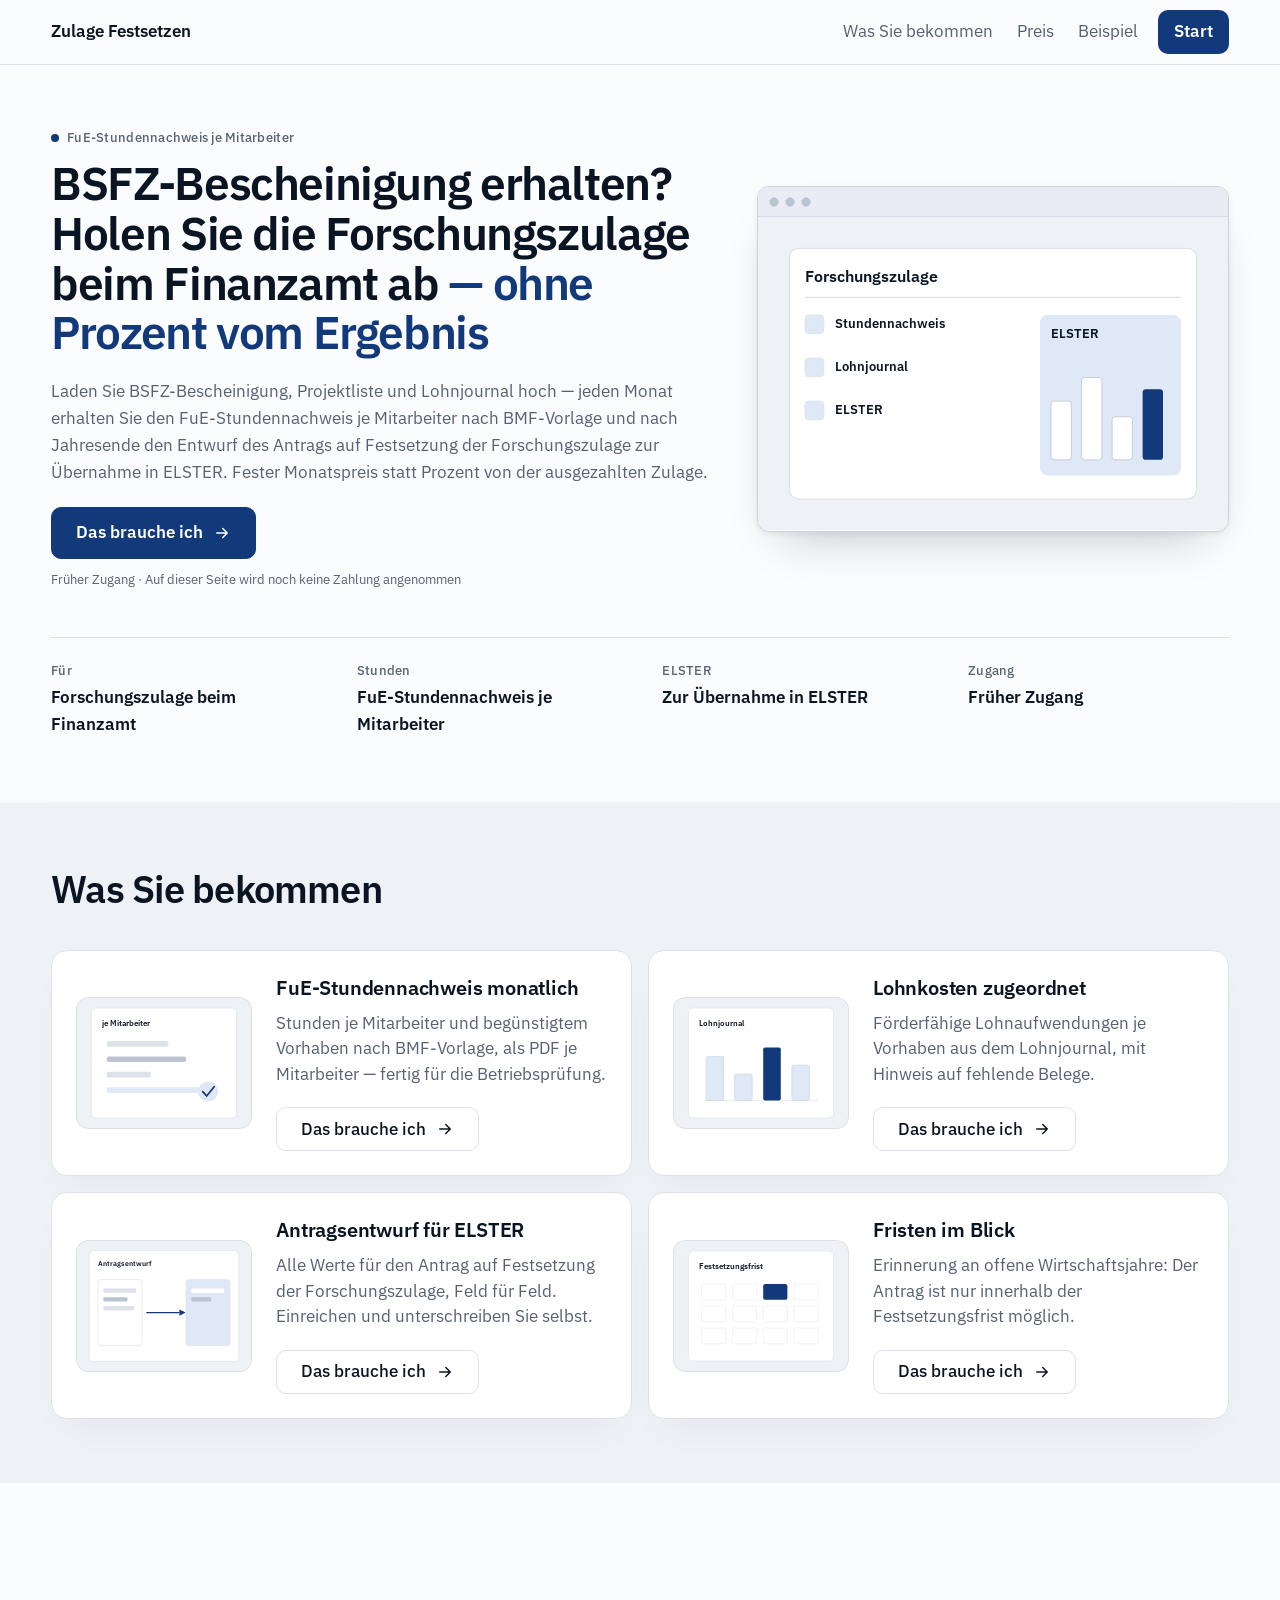
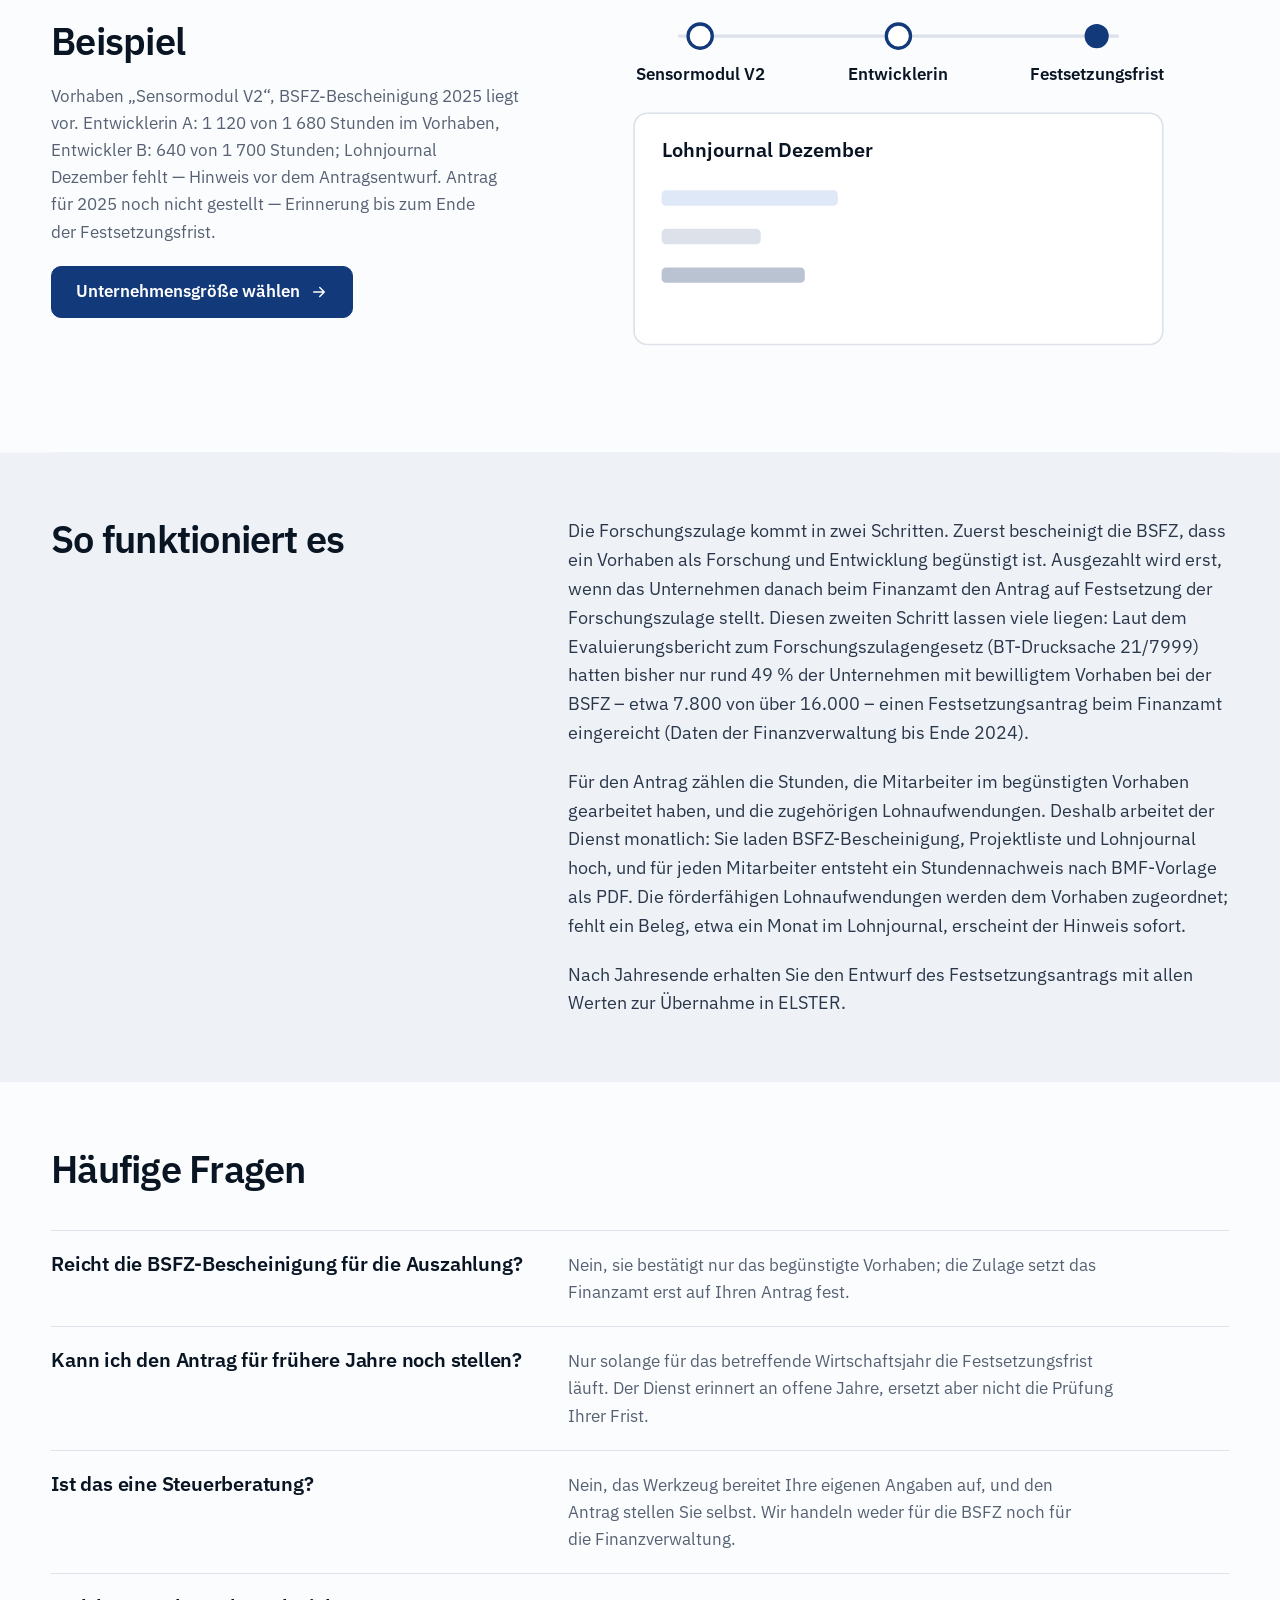
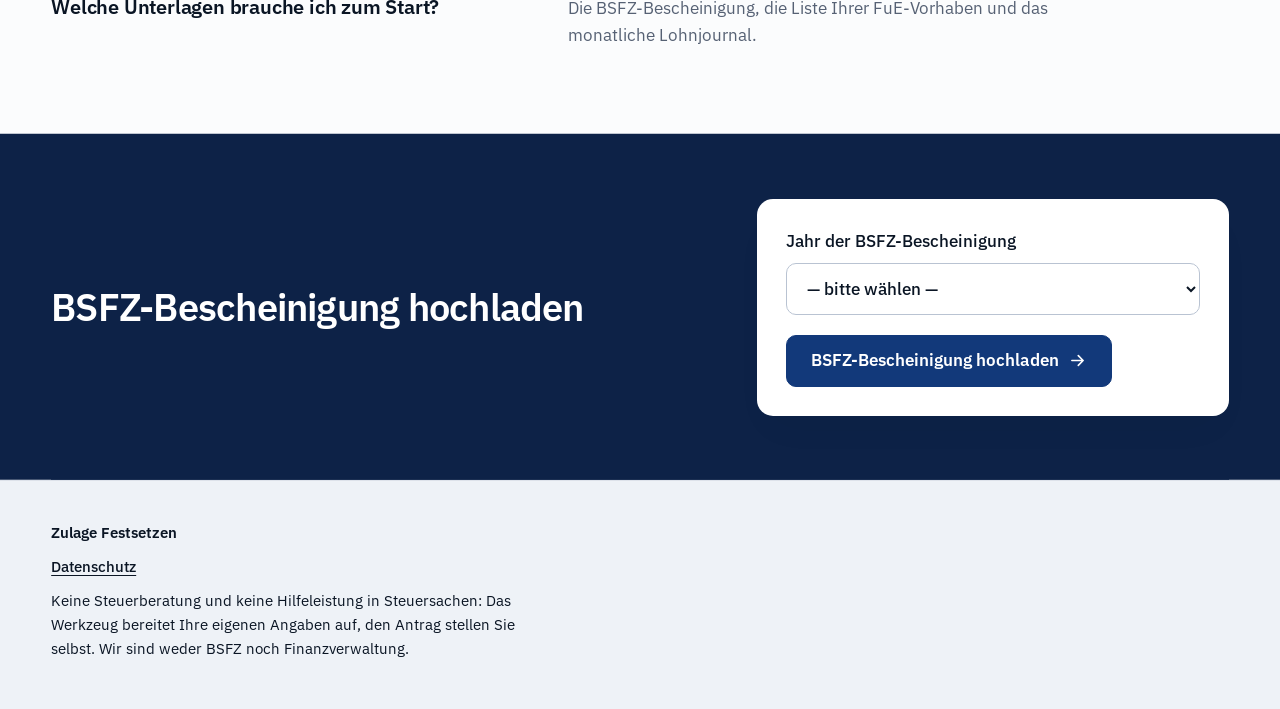
<file: index.html>
<!doctype html>
<html lang="de">
<head>
<meta charset="utf-8">
<!-- Google Tag Manager -->
<script>(function(w,d,s,l,i){w[l]=w[l]||[];w[l].push({'gtm.start':
new Date().getTime(),event:'gtm.js'});var f=d.getElementsByTagName(s)[0],
j=d.createElement(s),dl=l!='dataLayer'?'&l='+l:'';j.async=true;j.src=
'https://www.googletagmanager.com/gtm.js?id='+i+dl;f.parentNode.insertBefore(j,f);
})(window,document,'script','dataLayer','GTM-N2ZVHWW8');</script>
<!-- End Google Tag Manager -->
<meta name="viewport" content="width=device-width,initial-scale=1">
<link rel="canonical" href="https://forschungszulage.dokuwell.com/">
<title>Forschungszulage: FuE-Stundennachweis und Antrag</title>
<meta name="description" content="BSFZ-Bescheinigung liegt vor? Monatlicher FuE-Stundennachweis je Mitarbeiter und Entwurf des Festsetzungsantrags für ELSTER, zum Festpreis.">
<link rel="icon" href="favicon.svg">
<link rel="stylesheet" href="style.css">
<link rel="preconnect" href="https://fonts.googleapis.com">
<link rel="preconnect" href="https://fonts.gstatic.com" crossorigin>
<link rel="stylesheet" href="https://fonts.googleapis.com/css2?family=IBM+Plex+Sans:wght@400;500;600&display=swap">
<link rel="stylesheet" href="variant.css">
<script src="smoke.js" defer></script>
<!-- faq-jsonld:start -->
<script type="application/ld+json">
{
 "@context": "https://schema.org",
 "@type": "FAQPage",
 "mainEntity": [
  {
   "@type": "Question",
   "name": "Reicht die BSFZ-Bescheinigung für die Auszahlung?",
   "acceptedAnswer": {
    "@type": "Answer",
    "text": "Nein, sie bestätigt nur das begünstigte Vorhaben; die Zulage setzt das Finanzamt erst auf Ihren Antrag fest."
   }
  },
  {
   "@type": "Question",
   "name": "Kann ich den Antrag für frühere Jahre noch stellen?",
   "acceptedAnswer": {
    "@type": "Answer",
    "text": "Nur solange für das betreffende Wirtschaftsjahr die Festsetzungsfrist läuft. Der Dienst erinnert an offene Jahre, ersetzt aber nicht die Prüfung Ihrer Frist."
   }
  },
  {
   "@type": "Question",
   "name": "Ist das eine Steuerberatung?",
   "acceptedAnswer": {
    "@type": "Answer",
    "text": "Nein, das Werkzeug bereitet Ihre eigenen Angaben auf, und den Antrag stellen Sie selbst. Wir handeln weder für die BSFZ noch für die Finanzverwaltung."
   }
  },
  {
   "@type": "Question",
   "name": "Welche Unterlagen brauche ich zum Start?",
   "acceptedAnswer": {
    "@type": "Answer",
    "text": "Die BSFZ-Bescheinigung, die Liste Ihrer FuE-Vorhaben und das monatliche Lohnjournal."
   }
  }
 ]
}
</script>
<!-- faq-jsonld:end -->
</head>
<body>
<!-- Google Tag Manager (noscript) -->
<noscript><iframe src="https://www.googletagmanager.com/ns.html?id=GTM-N2ZVHWW8"
height="0" width="0" style="display:none;visibility:hidden"></iframe></noscript>
<!-- End Google Tag Manager (noscript) -->

<header><div class="shell">
  <a class="home" href="index.html" data-ev="click_logo_home">Zulage Festsetzen</a>
  <nav><a href="#was" data-ev="click_nav_was">Was Sie bekommen</a><a href="price.html" data-ev="click_nav_preis">Preis</a><a href="#beispiel" data-ev="click_nav_beispiel">Beispiel</a><a href="#start" data-ev="click_nav_start">Start</a></nav>
</div></header>

<main class="shell">
  <section class="split">
    <div class="stack">
      <p class="meta rise"><span class="dot"></span> FuE-Stundennachweis je Mitarbeiter</p>
      <h1 class="rise" style="--i:1" data-len="xlong">BSFZ-Bescheinigung erhalten? Holen Sie die Forschungszulage beim Finanzamt ab&nbsp;<span class="soft">— ohne Prozent vom Ergebnis</span></h1>
      <p class="rise" style="--i:2">Laden Sie BSFZ-Bescheinigung, Projektliste und Lohnjournal hoch — jeden Monat erhalten Sie den FuE-Stundennachweis je Mitarbeiter nach BMF-Vorlage und nach Jahresende den Entwurf des Antrags auf Festsetzung der Forschungszulage zur Übernahme in ELSTER. Fester Monatspreis statt Prozent von der ausgezahlten Zulage.</p>
      <a class="button rise" style="--i:3" href="price.html" data-ev="cta_click">Das brauche ich</a>
      <p class="meta rise" style="--i:4">Früher Zugang · Auf dieser Seite wird noch keine Zahlung angenommen</p>
    </div>
    <figure class="window rise" style="--i:2"><svg aria-hidden="true" focusable="false" class="shot" xmlns="http://www.w3.org/2000/svg" viewBox="0 0 1200 800"><rect width="1200" height="800" fill="#eef2f7" /><rect x="80" y="80" width="1040" height="640" rx="24" fill="#ffffff" stroke="#dde2ea" stroke-width="3" /><text x="120" y="165" font-size="40" font-weight="600" fill="#0a1524">Forschungszulage</text><line x1="120" y1="205" x2="1080" y2="205" stroke="#dde2ea" stroke-width="3" /><rect x="120" y="250" width="48" height="48" rx="10" fill="#dfe8f7" stroke="#dde2ea" stroke-width="2" /><text x="196" y="284" font-size="32" font-weight="600" fill="#0a1524">Stundennachweis</text><rect x="120" y="360" width="48" height="48" rx="10" fill="#dfe8f7" stroke="#dde2ea" stroke-width="2" /><text x="196" y="394" font-size="32" font-weight="600" fill="#0a1524">Lohnjournal</text><rect x="120" y="470" width="48" height="48" rx="10" fill="#dfe8f7" stroke="#dde2ea" stroke-width="2" /><text x="196" y="504" font-size="32" font-weight="600" fill="#0a1524">ELSTER</text><rect x="720" y="250" width="360" height="410" rx="20" fill="#dfe8f7" /><text x="748" y="310" font-size="32" font-weight="600" fill="#0a1524">ELSTER</text><rect x="748" y="470" width="52" height="150" rx="8" fill="#ffffff" stroke="#b9c3d2" stroke-width="2" /><rect x="826" y="410" width="52" height="210" rx="8" fill="#ffffff" stroke="#b9c3d2" stroke-width="2" /><rect x="904" y="510" width="52" height="110" rx="8" fill="#ffffff" stroke="#b9c3d2" stroke-width="2" /><rect x="982" y="440" width="52" height="180" rx="8" fill="#12397a" /></svg></figure>
    <dl class="facts">
      <div><dt>Für</dt><dd>Forschungszulage beim Finanzamt</dd></div>
      <div><dt>Stunden</dt><dd>FuE-Stundennachweis je Mitarbeiter</dd></div>
      <div><dt>ELSTER</dt><dd>Zur Übernahme in ELSTER</dd></div>
      <div><dt>Zugang</dt><dd>Früher Zugang</dd></div>
    </dl>
  </section>

  <section id="was" data-view="features_view">
    <div class="stack"><h2>Was Sie bekommen</h2></div>
    <div class="bento">
      <article class="tile stack reveal">
        <div class="art"><svg aria-hidden="true" focusable="false" xmlns="http://www.w3.org/2000/svg" viewBox="0 0 800 600"><rect width="800" height="600" fill="#eef2f7" /><rect x="70" y="50" width="660" height="500" rx="22" fill="#ffffff" stroke="#dde2ea" stroke-width="3" /><text x="120" y="130" font-size="36" font-weight="600" fill="#0a1524">je Mitarbeiter</text><rect x="140" y="200" width="280" height="26" rx="8" fill="#dde2ea" /><rect x="140" y="270" width="360" height="26" rx="8" fill="#b9c3d2" /><rect x="140" y="340" width="200" height="26" rx="8" fill="#dde2ea" /><rect x="140" y="410" width="420" height="26" rx="8" fill="#dfe8f7" /><circle cx="600" cy="430" r="46" fill="#dfe8f7" /><polyline points="576,430 594,450 628,408" fill="none" stroke="#12397a" stroke-width="8" stroke-linecap="round" /></svg></div>
        <h3>FuE-Stundennachweis monatlich</h3><p>Stunden je Mitarbeiter und begünstigtem Vorhaben nach BMF-Vorlage, als PDF je Mitarbeiter — fertig für die Betriebsprüfung.</p>
        <a class="button quiet" href="price.html" data-ev="feature_stundennachweis">Das brauche ich</a>
      </article>
      <article class="tile stack reveal">
        <div class="art"><svg aria-hidden="true" focusable="false" xmlns="http://www.w3.org/2000/svg" viewBox="0 0 800 600"><rect width="800" height="600" fill="#eef2f7" /><rect x="70" y="50" width="660" height="500" rx="22" fill="#ffffff" stroke="#dde2ea" stroke-width="3" /><text x="120" y="130" font-size="36" font-weight="600" fill="#0a1524">Lohnjournal</text><line x1="140" y1="470" x2="660" y2="470" stroke="#dde2ea" stroke-width="3" /><rect x="150" y="270" width="80" height="200" rx="8" fill="#dfe8f7" stroke="#b9c3d2" stroke-width="2" /><rect x="280" y="350" width="80" height="120" rx="8" fill="#dfe8f7" stroke="#b9c3d2" stroke-width="2" /><rect x="410" y="230" width="80" height="240" rx="8" fill="#12397a" /><rect x="540" y="310" width="80" height="160" rx="8" fill="#dfe8f7" stroke="#b9c3d2" stroke-width="2" /></svg></div>
        <h3>Lohnkosten zugeordnet</h3><p>Förderfähige Lohnaufwendungen je Vorhaben aus dem Lohnjournal, mit Hinweis auf fehlende Belege.</p>
        <a class="button quiet" href="price.html" data-ev="feature_lohnkosten">Das brauche ich</a>
      </article>
      <article class="tile stack reveal">
        <div class="art"><svg aria-hidden="true" focusable="false" xmlns="http://www.w3.org/2000/svg" viewBox="0 0 800 600"><rect width="800" height="600" fill="#eef2f7" /><rect x="60" y="48" width="680" height="504" rx="22" fill="#ffffff" stroke="#dde2ea" stroke-width="3" /><text x="100" y="120" font-size="32" font-weight="600" fill="#0a1524">Antragsentwurf</text><rect x="100" y="180" width="200" height="300" rx="14" fill="#ffffff" stroke="#dde2ea" stroke-width="3" /><rect x="500" y="180" width="200" height="300" rx="14" fill="#dfe8f7" stroke="#dde2ea" stroke-width="3" /><path d="M320 330 H470" fill="none" stroke="#12397a" stroke-width="6" /><polygon points="470,316 498,330 470,344" fill="#12397a" /><rect x="124" y="220" width="150" height="20" rx="6" fill="#dde2ea" /><rect x="124" y="260" width="110" height="20" rx="6" fill="#b9c3d2" /><rect x="124" y="300" width="140" height="20" rx="6" fill="#dde2ea" /><rect x="524" y="220" width="150" height="20" rx="6" fill="#ffffff" /><rect x="524" y="260" width="90" height="20" rx="6" fill="#b9c3d2" /></svg></div>
        <h3>Antragsentwurf für ELSTER</h3><p>Alle Werte für den Antrag auf Festsetzung der Forschungszulage, Feld für Feld. Einreichen und unterschreiben Sie selbst.</p>
        <a class="button quiet" href="price.html" data-ev="feature_antrag">Das brauche ich</a>
      </article>
      <article class="tile stack reveal">
        <div class="art"><svg aria-hidden="true" focusable="false" xmlns="http://www.w3.org/2000/svg" viewBox="0 0 800 600"><rect width="800" height="600" fill="#eef2f7" /><rect x="70" y="50" width="660" height="500" rx="22" fill="#ffffff" stroke="#dde2ea" stroke-width="3" /><text x="120" y="130" font-size="36" font-weight="600" fill="#0a1524">Festsetzungsfrist</text><rect x="130" y="200" width="110" height="72" rx="10" fill="#ffffff" stroke="#dde2ea" stroke-width="2" /><rect x="270" y="200" width="110" height="72" rx="10" fill="#ffffff" stroke="#dde2ea" stroke-width="2" /><rect x="410" y="200" width="110" height="72" rx="10" fill="#12397a" /><rect x="550" y="200" width="110" height="72" rx="10" fill="#ffffff" stroke="#dde2ea" stroke-width="2" /><rect x="130" y="300" width="110" height="72" rx="10" fill="#ffffff" stroke="#dde2ea" stroke-width="2" /><rect x="270" y="300" width="110" height="72" rx="10" fill="#ffffff" stroke="#dde2ea" stroke-width="2" /><rect x="410" y="300" width="110" height="72" rx="10" fill="#ffffff" stroke="#dde2ea" stroke-width="2" /><rect x="550" y="300" width="110" height="72" rx="10" fill="#ffffff" stroke="#dde2ea" stroke-width="2" /><rect x="130" y="400" width="110" height="72" rx="10" fill="#ffffff" stroke="#dde2ea" stroke-width="2" /><rect x="270" y="400" width="110" height="72" rx="10" fill="#ffffff" stroke="#dde2ea" stroke-width="2" /><rect x="410" y="400" width="110" height="72" rx="10" fill="#ffffff" stroke="#dde2ea" stroke-width="2" /><rect x="550" y="400" width="110" height="72" rx="10" fill="#ffffff" stroke="#dde2ea" stroke-width="2" /></svg></div>
        <h3>Fristen im Blick</h3><p>Erinnerung an offene Wirtschaftsjahre: Der Antrag ist nur innerhalb der Festsetzungsfrist möglich.</p>
        <a class="button quiet" href="price.html" data-ev="feature_fristen">Das brauche ich</a>
      </article>
    </div>
  </section>

  <section id="beispiel" data-view="example_view" class="split flip">
    <div class="stack">
      <h2>Beispiel</h2>
      <p>Vorhaben „Sensormodul V2“, BSFZ-Bescheinigung 2025 liegt vor. Entwicklerin A: 1 120 von 1 680 Stunden im Vorhaben, Entwickler B: 640 von 1 700 Stunden; Lohnjournal Dezember fehlt — Hinweis vor dem Antragsentwurf. Antrag für 2025 noch nicht gestellt — Erinnerung bis zum Ende der Festsetzungsfrist.</p>
    <a class="button" href="price.html" data-ev="click_cta_after_example">Unternehmensgröße wählen</a>
    </div>
<svg aria-hidden="true" focusable="false" class="shot reveal" xmlns="http://www.w3.org/2000/svg" viewBox="0 0 1200 800"><rect width="1200" height="800" fill="#eef2f7" /><line x1="200" y1="160" x2="1000" y2="160" stroke="#dde2ea" stroke-width="6" /><circle cx="240" cy="160" r="22" fill="#ffffff" stroke="#12397a" stroke-width="6" /><text x="240" y="240" font-size="30" font-weight="600" fill="#0a1524" text-anchor="middle">Sensormodul V2</text><circle cx="600" cy="160" r="22" fill="#ffffff" stroke="#12397a" stroke-width="6" /><text x="600" y="240" font-size="30" font-weight="600" fill="#0a1524" text-anchor="middle">Entwicklerin</text><circle cx="960" cy="160" r="22" fill="#12397a" /><text x="960" y="240" font-size="30" font-weight="600" fill="#0a1524" text-anchor="middle">Festsetzungsfrist</text><rect x="120" y="300" width="960" height="420" rx="24" fill="#ffffff" stroke="#dde2ea" stroke-width="3" /><text x="170" y="380" font-size="36" font-weight="600" fill="#0a1524">Lohnjournal Dezember</text><rect x="170" y="440" width="320" height="28" rx="8" fill="#dfe8f7" /><rect x="170" y="510" width="180" height="28" rx="8" fill="#dde2ea" /><rect x="170" y="580" width="260" height="28" rx="8" fill="#b9c3d2" /></svg>
  </section>
<!-- seo-tekst:start -->
  <section id="opis" class="split flip">
    <div class="stack"><h2>So funktioniert es</h2></div>
    <div class="stack">
      <p>Die Forschungszulage kommt in zwei Schritten. Zuerst bescheinigt die BSFZ, dass ein Vorhaben als Forschung und Entwicklung begünstigt ist. Ausgezahlt wird erst, wenn das Unternehmen danach beim Finanzamt den Antrag auf Festsetzung der Forschungszulage stellt. Diesen zweiten Schritt lassen viele liegen: Laut dem Evaluierungsbericht zum Forschungszulagengesetz (BT-Drucksache 21/7999) hatten bisher nur rund 49 % der Unternehmen mit bewilligtem Vorhaben bei der BSFZ – etwa 7.800 von über 16.000 – einen Festsetzungsantrag beim Finanzamt eingereicht (Daten der Finanzverwaltung bis Ende 2024).</p>
    <p>Für den Antrag zählen die Stunden, die Mitarbeiter im begünstigten Vorhaben gearbeitet haben, und die zugehörigen Lohnaufwendungen. Deshalb arbeitet der Dienst monatlich: Sie laden BSFZ-Bescheinigung, Projektliste und Lohnjournal hoch, und für jeden Mitarbeiter entsteht ein Stundennachweis nach BMF-Vorlage als PDF. Die förderfähigen Lohnaufwendungen werden dem Vorhaben zugeordnet; fehlt ein Beleg, etwa ein Monat im Lohnjournal, erscheint der Hinweis sofort.</p>
    <p>Nach Jahresende erhalten Sie den Entwurf des Festsetzungsantrags mit allen Werten zur Übernahme in ELSTER.</p>
    </div>
  </section>
  <section id="faq">
    <div class="stack"><h2>Häufige Fragen</h2></div>
    <div class="rows">
      <div class="split flip"><h3>Reicht die BSFZ-Bescheinigung für die Auszahlung?</h3><p>Nein, sie bestätigt nur das begünstigte Vorhaben; die Zulage setzt das Finanzamt erst auf Ihren Antrag fest.</p></div>
      <div class="split flip"><h3>Kann ich den Antrag für frühere Jahre noch stellen?</h3><p>Nur solange für das betreffende Wirtschaftsjahr die Festsetzungsfrist läuft. Der Dienst erinnert an offene Jahre, ersetzt aber nicht die Prüfung Ihrer Frist.</p></div>
      <div class="split flip"><h3>Ist das eine Steuerberatung?</h3><p>Nein, das Werkzeug bereitet Ihre eigenen Angaben auf, und den Antrag stellen Sie selbst. Wir handeln weder für die BSFZ noch für die Finanzverwaltung.</p></div>
      <div class="split flip"><h3>Welche Unterlagen brauche ich zum Start?</h3><p>Die BSFZ-Bescheinigung, die Liste Ihrer FuE-Vorhaben und das monatliche Lohnjournal.</p></div>
    </div>
  </section>
<!-- seo-tekst:end -->
  <section id="start" data-view="start_view" class="split">
    <div class="stack">
      <h2>BSFZ-Bescheinigung hochladen</h2>
    </div>
    <div class="tile stack">
      <label>Jahr der BSFZ-Bescheinigung<select data-ev-focus="form_start"><option value="">— bitte wählen —</option><option>2021</option><option>2022</option><option>2023</option><option>2024</option><option>2025</option></select></label>
      <a class="button" href="price.html" data-ev="form_submit_click">BSFZ-Bescheinigung hochladen</a>
    </div>
  </section>
</main>

<footer><div class="shell">
  <p><b>Zulage Festsetzen</b></p>
  <p><a href="datenschutz.html" data-ev="click_legal_privacy">Datenschutz</a></p>
  <p>Keine Steuerberatung und keine Hilfeleistung in Steuersachen: Das Werkzeug bereitet Ihre eigenen Angaben auf, den Antrag stellen Sie selbst. Wir sind weder BSFZ noch Finanzverwaltung.</p>
</div></footer>

</body>
</html>
</file>
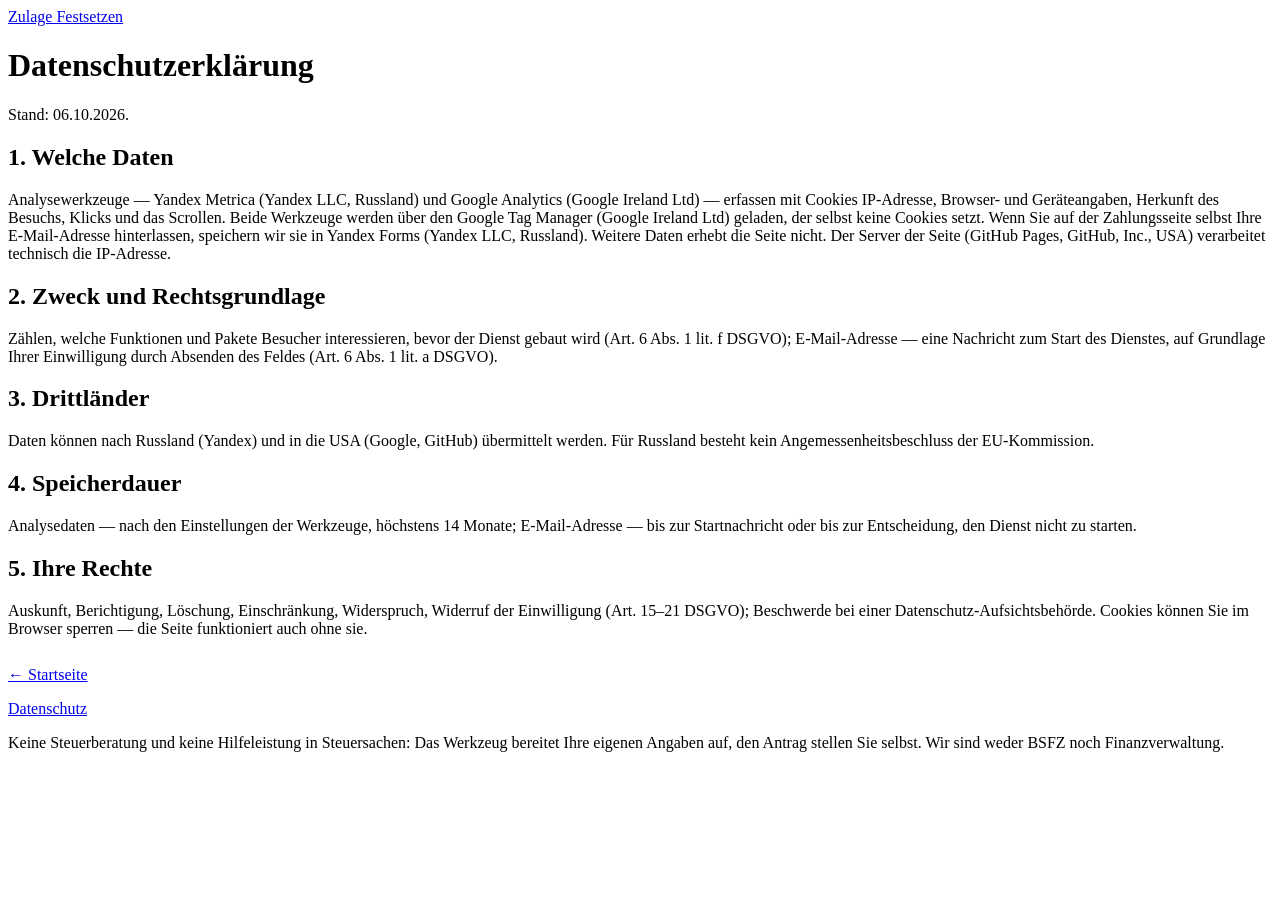
<file: datenschutz.html>
<!doctype html>
<html lang="de">
<head>
<meta charset="utf-8">
<!-- Google Tag Manager -->
<script>(function(w,d,s,l,i){w[l]=w[l]||[];w[l].push({'gtm.start':
new Date().getTime(),event:'gtm.js'});var f=d.getElementsByTagName(s)[0],
j=d.createElement(s),dl=l!='dataLayer'?'&l='+l:'';j.async=true;j.src=
'https://www.googletagmanager.com/gtm.js?id='+i+dl;f.parentNode.insertBefore(j,f);
})(window,document,'script','dataLayer','GTM-N2ZVHWW8');</script>
<!-- End Google Tag Manager -->
<meta name="viewport" content="width=device-width,initial-scale=1">
<link rel="canonical" href="https://forschungszulage.dokuwell.com/datenschutz.html">
<title>Zulage Festsetzen — Datenschutzerklärung</title>
<meta name="description" content="Zulage Festsetzen: welche Daten die Seite erhebt, wozu, wohin sie gehen, wie lange sie bleiben und Ihre Rechte.">
<link rel="icon" href="favicon.svg">
<link rel="stylesheet" href="style.css">
<script src="smoke.js" defer></script>
</head>
<body>
<!-- Google Tag Manager (noscript) -->
<noscript><iframe src="https://www.googletagmanager.com/ns.html?id=GTM-N2ZVHWW8"
height="0" width="0" style="display:none;visibility:hidden"></iframe></noscript>
<!-- End Google Tag Manager (noscript) -->
<header class="site"><div class="wrap bar">
  <a class="brand" href="index.html" data-ev="click_logo_home"><span class="mark"></span>Zulage Festsetzen</a>
</div></header>
<main class="page"><div class="wrap narrow doc">
  <h1>Datenschutzerklärung</h1>
  <p class="lead">Stand: 06.10.2026.</p>
  <h2>1. Welche Daten</h2>
  <p>Analysewerkzeuge — Yandex Metrica (Yandex LLC, Russland) und Google Analytics (Google Ireland Ltd) — erfassen mit Cookies IP-Adresse, Browser- und Geräteangaben, Herkunft des Besuchs, Klicks und das Scrollen. Beide Werkzeuge werden über den Google Tag Manager (Google Ireland Ltd) geladen, der selbst keine Cookies setzt. Wenn Sie auf der Zahlungsseite selbst Ihre E-Mail-Adresse hinterlassen, speichern wir sie in Yandex Forms (Yandex LLC, Russland). Weitere Daten erhebt die Seite nicht. Der Server der Seite (GitHub Pages, GitHub, Inc., USA) verarbeitet technisch die IP-Adresse.</p>
  <h2>2. Zweck und Rechtsgrundlage</h2>
  <p>Zählen, welche Funktionen und Pakete Besucher interessieren, bevor der Dienst gebaut wird (Art. 6 Abs. 1 lit. f DSGVO); E-Mail-Adresse — eine Nachricht zum Start des Dienstes, auf Grundlage Ihrer Einwilligung durch Absenden des Feldes (Art. 6 Abs. 1 lit. a DSGVO).</p>
  <h2>3. Drittländer</h2>
  <p>Daten können nach Russland (Yandex) und in die USA (Google, GitHub) übermittelt werden. Für Russland besteht kein Angemessenheitsbeschluss der EU-Kommission.</p>
  <h2>4. Speicherdauer</h2>
  <p>Analysedaten — nach den Einstellungen der Werkzeuge, höchstens 14 Monate; E-Mail-Adresse — bis zur Startnachricht oder bis zur Entscheidung, den Dienst nicht zu starten.</p>
  <h2>5. Ihre Rechte</h2>
  <p>Auskunft, Berichtigung, Löschung, Einschränkung, Widerspruch, Widerruf der Einwilligung (Art. 15–21 DSGVO); Beschwerde bei einer Datenschutz-Aufsichtsbehörde. Cookies können Sie im Browser sperren — die Seite funktioniert auch ohne sie.</p>
  <p style="margin-top:28px"><a href="index.html" data-ev="click_legal_back">&larr; Startseite</a></p>
</div></main>
<footer class="site-foot"><div class="wrap">
  <p style="margin:0"><a href="datenschutz.html" data-ev="click_legal_privacy">Datenschutz</a></p>
  <p class="muted">Keine Steuerberatung und keine Hilfeleistung in Steuersachen: Das Werkzeug bereitet Ihre eigenen Angaben auf, den Antrag stellen Sie selbst. Wir sind weder BSFZ noch Finanzverwaltung.</p>
</div></footer>
</body>
</html>
</file>
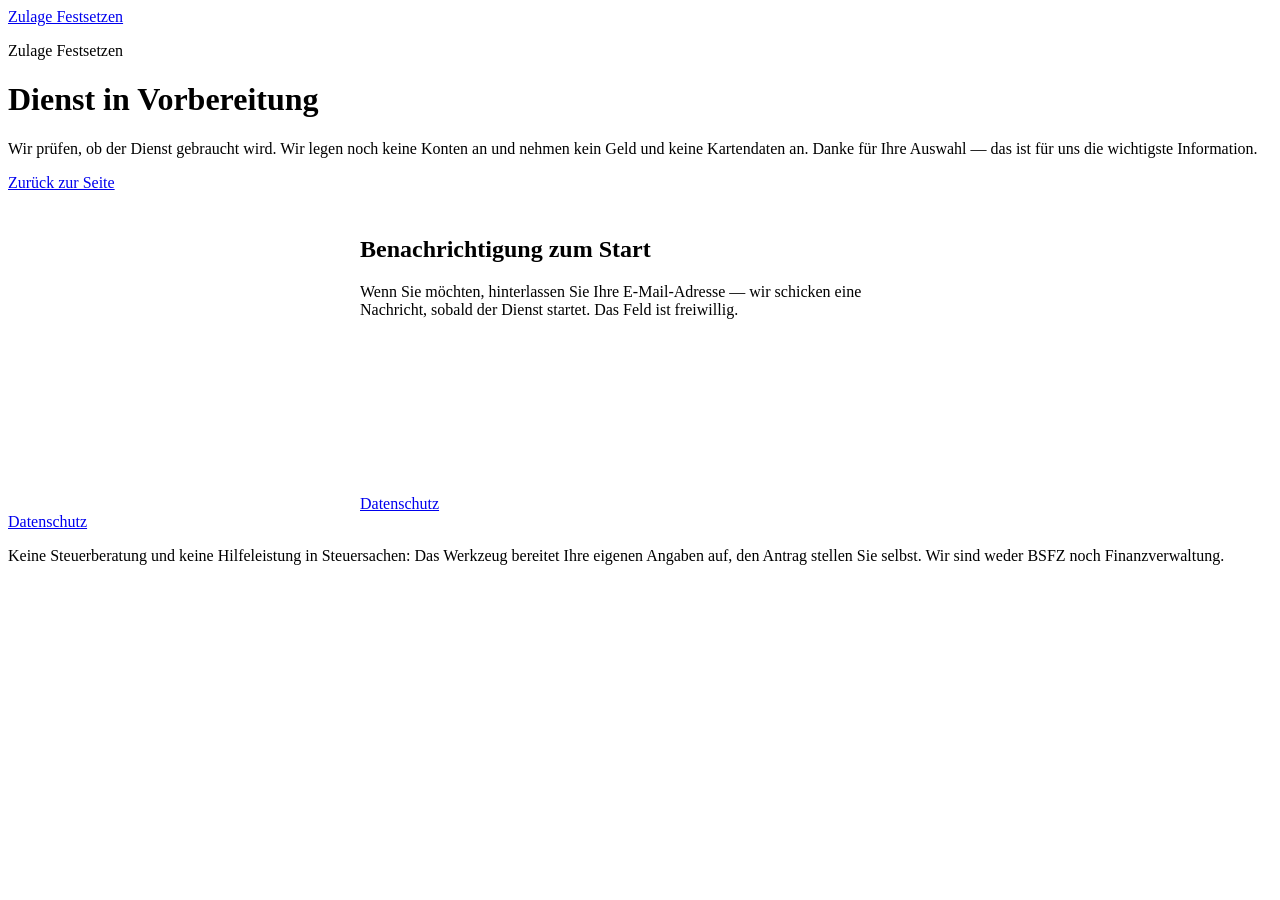
<file: pay.html>
<!doctype html>
<html lang="de">
<head>
<meta charset="utf-8">
<!-- Google Tag Manager -->
<script>(function(w,d,s,l,i){w[l]=w[l]||[];w[l].push({'gtm.start':
new Date().getTime(),event:'gtm.js'});var f=d.getElementsByTagName(s)[0],
j=d.createElement(s),dl=l!='dataLayer'?'&l='+l:'';j.async=true;j.src=
'https://www.googletagmanager.com/gtm.js?id='+i+dl;f.parentNode.insertBefore(j,f);
})(window,document,'script','dataLayer','GTM-N2ZVHWW8');</script>
<!-- End Google Tag Manager -->
<meta name="viewport" content="width=device-width,initial-scale=1">
<link rel="canonical" href="https://forschungszulage.dokuwell.com/pay.html">
<title>Zulage Festsetzen — Zahlung noch nicht möglich</title>
<meta name="robots" content="noindex,nofollow">
<link rel="icon" href="favicon.svg">
<link rel="stylesheet" href="style.css">
<script src="smoke.js" defer></script>
</head>
<body data-page="pay">
<!-- Google Tag Manager (noscript) -->
<noscript><iframe src="https://www.googletagmanager.com/ns.html?id=GTM-N2ZVHWW8"
height="0" width="0" style="display:none;visibility:hidden"></iframe></noscript>
<!-- End Google Tag Manager (noscript) -->
<header class="site"><div class="wrap bar">
  <a class="brand" href="index.html" data-ev="click_logo_home"><span class="mark"></span>Zulage Festsetzen</a>
</div></header>
<main class="page"><div class="wrap narrow center">
  <p class="eyebrow">Zulage Festsetzen</p>
  <h1>Dienst in Vorbereitung</h1>
  <p class="lead">Wir prüfen, ob der Dienst gebraucht wird. Wir legen noch keine Konten an und nehmen kein Geld und keine Kartendaten an. Danke für Ihre Auswahl — das ist für uns die wichtigste Information.</p>
  <p class="note" data-show="plan" hidden>Ihre Paketwahl wurde anonym gezählt, ohne Ihre Daten.</p>
  <p class="note" data-show="feature" hidden>Ihre Funktionswahl wurde anonym gezählt, ohne Ihre Daten.</p>
  <p class="note" data-show="intent" hidden>Ihre Anfrage wurde anonym gezählt, ohne Ihre Daten und Dokumente.</p>
  <div class="actions"><a class="btn primary" href="index.html" data-ev="click_back">Zurück zur Seite</a></div>
  <p class="note" data-show="sent" hidden>Danke — wir schreiben einmal, sobald der Dienst startet.</p>
  <div id="email-box" class="card" style="margin:44px auto 0;max-width:560px;text-align:left"><h2>Benachrichtigung zum Start</h2><p>Wenn Sie möchten, hinterlassen Sie Ihre E-Mail-Adresse — wir schicken eine Nachricht, sobald der Dienst startet. Das Feld ist freiwillig.</p><div data-form-slot></div><p class="note" style="margin:6px 0 0"><a href="datenschutz.html" data-ev="click_legal_privacy">Datenschutz</a></p></div>
</div></main>
<footer class="site-foot"><div class="wrap">
  <p style="margin:0"><a href="datenschutz.html" data-ev="click_legal_privacy">Datenschutz</a></p>
  <p class="muted">Keine Steuerberatung und keine Hilfeleistung in Steuersachen: Das Werkzeug bereitet Ihre eigenen Angaben auf, den Antrag stellen Sie selbst. Wir sind weder BSFZ noch Finanzverwaltung.</p>
</div></footer>
</body>
</html>
</file>
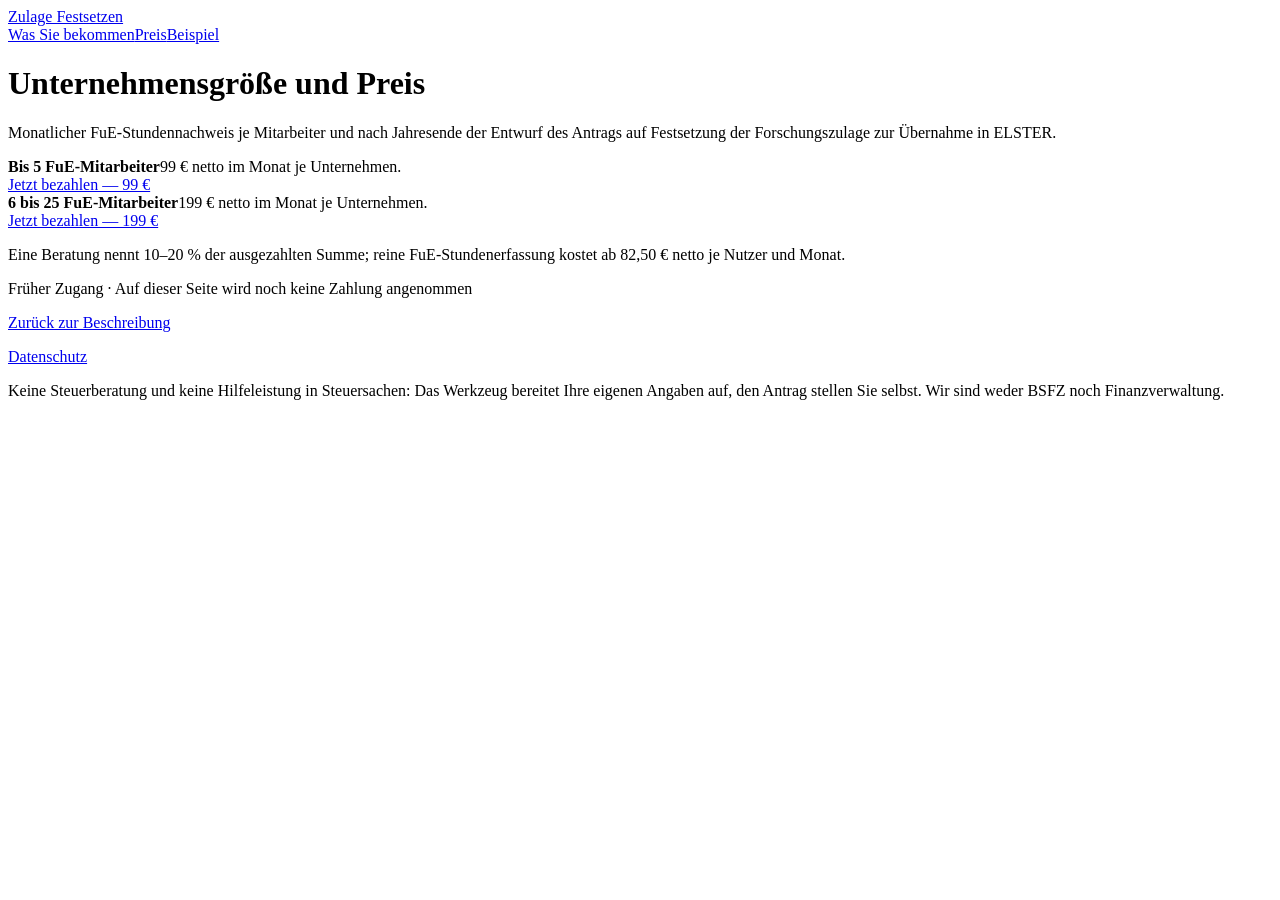
<file: price.html>
<!doctype html>
<html lang="de">
<head>
<meta charset="utf-8">
<!-- Google Tag Manager -->
<script>(function(w,d,s,l,i){w[l]=w[l]||[];w[l].push({'gtm.start':
new Date().getTime(),event:'gtm.js'});var f=d.getElementsByTagName(s)[0],
j=d.createElement(s),dl=l!='dataLayer'?'&l='+l:'';j.async=true;j.src=
'https://www.googletagmanager.com/gtm.js?id='+i+dl;f.parentNode.insertBefore(j,f);
})(window,document,'script','dataLayer','GTM-N2ZVHWW8');</script>
<!-- End Google Tag Manager -->
<meta name="viewport" content="width=device-width,initial-scale=1">
<link rel="canonical" href="https://forschungszulage.dokuwell.com/price.html">
<title>Preise — Forschungszulage festsetzen</title>
<meta name="description" content="Preis für den monatlichen FuE-Stundennachweis und den Entwurf des Antrags auf Festsetzung der Forschungszulage, nach Unternehmensgröße.">
<link rel="icon" href="favicon.svg">
<link rel="stylesheet" href="style.css">
<script src="smoke.js" defer></script>
<script>
  /* Preisseite geöffnet — price_view über die gemeinsame Ereignisfunktion von smoke.js (window.smokeTrack). */
  document.addEventListener("DOMContentLoaded", function () { if (window.smokeTrack) window.smokeTrack("price_view"); });
</script>
</head>
<body data-page="price">
<!-- Google Tag Manager (noscript) -->
<noscript><iframe src="https://www.googletagmanager.com/ns.html?id=GTM-N2ZVHWW8"
height="0" width="0" style="display:none;visibility:hidden"></iframe></noscript>
<!-- End Google Tag Manager (noscript) -->

<header><div class="wrap">
  <div class="logo"><a href="index.html" data-ev="click_logo_home">Zulage Festsetzen</a></div>
  <nav class="top"><a href="index.html#was" data-ev="click_nav_was">Was Sie bekommen</a><a href="price.html" data-ev="click_nav_preis">Preis</a><a href="index.html#beispiel" data-ev="click_nav_beispiel">Beispiel</a></nav>
</div></header>

<div class="wrap">
  <div class="hero">
    <h1>Unternehmensgröße und Preis</h1>
    <p class="sub">Monatlicher FuE-Stundennachweis je Mitarbeiter und nach Jahresende der Entwurf des Antrags auf Festsetzung der Forschungszulage zur Übernahme in ELSTER.</p>
  </div>

  <section id="preis">
    <div class="grid">
      <div class="card"><b>Bis 5 FuE-Mitarbeiter</b><span>99 € netto im Monat je Unternehmen.</span><br><a class="btn" href="pay.html?plan=bis_5" data-ev="payment_click click_pay_bis_5">Jetzt bezahlen — 99 €</a></div>
      <div class="card"><b>6 bis 25 FuE-Mitarbeiter</b><span>199 € netto im Monat je Unternehmen.</span><br><a class="btn" href="pay.html?plan=6_25" data-ev="payment_click click_pay_6_25">Jetzt bezahlen — 199 €</a></div>
    </div>
    <p class="cmp">Eine Beratung nennt 10–20 % der ausgezahlten Summe; reine FuE-Stundenerfassung kostet ab 82,50 € netto je Nutzer und Monat.</p>
    <p class="cta-note">Früher Zugang · Auf dieser Seite wird noch keine Zahlung angenommen</p>
    <div class="actions"><a class="btn" href="index.html" data-ev="click_back">Zurück zur Beschreibung</a></div>
  </section>
</div>

<footer><div class="wrap">
  <p><a href="datenschutz.html" data-ev="click_legal_privacy">Datenschutz</a></p>
  <p class="muted">Keine Steuerberatung und keine Hilfeleistung in Steuersachen: Das Werkzeug bereitet Ihre eigenen Angaben auf, den Antrag stellen Sie selbst. Wir sind weder BSFZ noch Finanzverwaltung.</p>
</div></footer>

</body>
</html>
</file>
<file: style.css>
/* Общая база смоков (СМ-23): стиль — один на все смоки, правит «Смоки» в super-romeo/smoki-base. */
@import url("https://super-romeo.github.io/smoki-base/v1/style.css");
</file>
<file: variant.css>
/* Final sample v13 — one layer (СМ-45): tokens in :root, then general rules.
   Owner's ten choices: layout 17 · IBM Plex Sans · navy palette · background 06 (grey bands, dark form band) ·
   shape 02 (medium radius) · cards 05 (2×2, picture on the side) · hero 07 (picture in a window frame) ·
   density 02 (compact) · header 07 (button in header, light-grey footer) · motion 04 (load cascade only).
   Four commands on top: polish (whole) · emil-design-eng (interaction layer, no image placeholder colour) ·
   mobile-native (safe areas, footer press) · typeset (measure, leading and tracking per role, fallback face). */

/* fallback with Plex metrics: the swap from Segoe UI / Arial does not reflow lines */
@font-face { font-family: "Plex Fallback"; src: local("Segoe UI"), local("Arial"); size-adjust: 101.7%; ascent-override: 100.8%; descent-override: 27%; line-gap-override: 0%; }

:root {
  /* colour — one blue accent; white text on it passes AA */
  --canvas: #fbfcfd;
  --surface: #ffffff;
  --ink: #0a1524;
  --steel: #566174;
  --line: #dde2ea;
  --line-strong: #b9c3d2;
  --accent: #12397a;
  --accent-hover: #0d2247;              /* the dark band colour, no new hue */
  --accent-wash: #dfe8f7;
  --focus: #2f6fd6;
  --band-grey: #eef2f7;
  --band-dark: #0d2247;
  --shadow: 0 20px 40px -15px rgba(0, 0, 0, .05);
  /* type — one family; the larger the type, the tighter tracking and leading */
  --font-sans: "IBM Plex Sans", "Plex Fallback", "Segoe UI", system-ui, sans-serif;
  --text-display: clamp(2.25rem, 5vw, 3.75rem);
  --text-h2: clamp(1.75rem, 3vw, 2.5rem);
  --text-h3: 1.25rem;
  --text-body: 1.0625rem;
  --text-meta: .8125rem;
  --tracking-display: -.03em;
  --tracking: -.02em;
  --tracking-h3: -.01em;
  --leading-display: 1.08;
  --leading-tight: 1.15;
  --leading-h3: 1.3;
  --leading-body: 1.6;                  /* 1.55 on phones */
  --leading-snug: 1.5;                  /* short measure in cards */
  --measure: 56ch;                      /* about 70 characters of Plex per line */
  --measure-lead: 41.5rem;               /* hero lead keeps two lines at 1280; rem, because ch on an animated element can resolve against the fallback face */
  /* space, shape */
  --max: 1400px;
  --gutter: clamp(1rem, 4vw, 4rem);
  --section: 4rem;                      /* 3rem on phones */
  --gap: clamp(1.5rem, 3.5vw, 3.5rem);
  --head-gap: clamp(1.75rem, 3vw, 2.5rem);
  --pad-card: 1.75rem;                  /* 1.5rem on phones */
  --radius-card: 1rem;
  --radius-inner: .75rem;
  --radius-control: .625rem;            /* fields, buttons, header links */
  --header-h: 65px;                     /* sticky header with its border; 57px on phones */
  /* motion — UI feedback under 300ms */
  --ease-out: cubic-bezier(.23, 1, .32, 1);
  --dur: .15s;                          /* hover, colour */
  --dur-press: .16s;
  --dur-rise: .5s;                      /* first-screen cascade item */
  --stagger: 60ms;
  --press: .97;
  --arrow: url("data:image/svg+xml,%3Csvg xmlns='http://www.w3.org/2000/svg' viewBox='0 0 24 24' fill='none' stroke='%23000' stroke-width='2' stroke-linecap='round' stroke-linejoin='round'%3E%3Cpath d='M5 12h14M13 6l6 6-6 6'/%3E%3C/svg%3E");
}
@media (max-width: 767px) {
  :root { --section: 3rem; --gap: max(2rem, 5vw); --pad-card: 1.5rem; --leading-body: 1.55; --header-h: 57px; }
}

/* base */
*, *::before, *::after { box-sizing: border-box; }
html { scroll-behavior: smooth; scroll-padding-top: var(--header-h); -webkit-text-size-adjust: 100%; text-size-adjust: 100%; }
body { margin: 0; background: var(--canvas); color: var(--ink); font: 400 var(--text-body)/var(--leading-body) var(--font-sans); -webkit-font-smoothing: antialiased; -moz-osx-font-smoothing: grayscale; text-rendering: optimizeLegibility; font-synthesis: none; }
h1, h2, h3 { margin: 0; color: var(--ink); font-weight: 600; letter-spacing: var(--tracking); line-height: var(--leading-tight); text-wrap: balance; }
h1 { font-size: var(--text-display); letter-spacing: var(--tracking-display); line-height: var(--leading-display); }
/* long headlines (German, Polish, Russian…): the page sets data-len on h1 — long: over 70 characters, xlong: over 100 */
h1[data-len="long"] { --text-display: clamp(2.125rem, 4vw, 3.125rem); }
h1[data-len="xlong"] { --text-display: clamp(2rem, 3.6vw, 2.875rem); }
h3, dd { hyphens: auto; hyphenate-limit-chars: 12 4 4; }   /* long words in narrow cards and facts; the headline is not hyphenated */
h2 { font-size: var(--text-h2); }
h3 { font-size: var(--text-h3); letter-spacing: var(--tracking-h3); line-height: var(--leading-h3); }
p { margin: 0; color: var(--steel); max-width: var(--measure); }
h1 + p { max-width: var(--measure-lead); }
p, dd { text-wrap: pretty; }
h1, h2, h3, p, dd { overflow-wrap: anywhere; }   /* anywhere, not break-word: it also shrinks the column's minimum width */
.tile p { hyphens: auto; }
b { font-weight: 600; color: var(--ink); }
a { color: inherit; text-decoration-thickness: from-font; text-underline-offset: .2em; }
img { max-width: 100%; -webkit-user-drag: none; }
::selection { background: var(--accent-wash); color: var(--ink); }
:focus-visible, select:focus { outline: 2px solid var(--focus); outline-offset: 3px; }
select:focus:not(:focus-visible) { outline: 0; }

/* layout */
.shell { max-width: var(--max); margin: 0 auto; padding: 0 max(var(--gutter), env(safe-area-inset-right, 0px)) 0 max(var(--gutter), env(safe-area-inset-left, 0px)); }
section { padding: var(--section) 0; border-top: 1px solid transparent; }   /* 1px seam between blocks */
main > section:first-child { border-top: 0; }
main > section:not(.split) > * + * { margin-top: var(--head-gap); }
.split { display: grid; grid-template-columns: var(--cols, minmax(0, 7fr) minmax(0, 5fr)); gap: 1.5rem var(--gap); }
.flip { --cols: minmax(0, 5fr) minmax(0, 7fr); }
.split:has(> .stack + p) { --cols: minmax(0, 1fr); row-gap: .625rem; }   /* a bare sub-line sits under its heading */
section.split > .stack:first-child { align-self: center; }                 /* the shorter side centres against the taller */
.stack { display: grid; gap: 1.25rem; align-content: start; justify-items: start; }
.split > *, .stack > *, .bento > * { min-width: 0; }   /* a long word must wrap inside its column, not widen it (rollout: German pages) */
.stack > .meta + :is(h1, h2) { margin-top: -.5rem; }                       /* eyebrow belongs to its heading */
.stack > h3 + p { margin-top: -.625rem; }                                  /* card title belongs to its text */
.bento { display: grid; grid-template-columns: repeat(2, minmax(0, 1fr)); gap: 1rem; }

/* block backgrounds: grey bands, one dark form band (full-bleed) */
main > section:has(> .bento), #opis { --band: var(--band-grey); }   /* cards block by structure: every page has its own id */
#start { --band: var(--band-dark); --ink: #ffffff; --steel: #c3cee2; --accent-wash: rgba(255, 255, 255, .12); --focus: #9dbcf5; color: var(--ink); }
main > section:has(> .bento), #opis, #start { background: var(--band); box-shadow: 0 0 0 100vmax var(--band); clip-path: inset(0 -100vmax); }
#start .tile { --ink: #0a1524; --steel: #566174; --accent-wash: #dfe8f7; --focus: #2f6fd6; color: var(--ink); border-color: transparent; }
#start .tile select { border-color: var(--line-strong); }

/* long text: heading on the left, one column of text on the right, darker and larger than card text */
#opis > .stack:first-child { align-self: start; }
#opis > .stack + .stack > p { color: #2a3649; font-size: 1.125rem; max-width: 62ch; }

/* header, footer */
header { position: sticky; top: 0; z-index: 10; background: rgba(251, 252, 253, .86); -webkit-backdrop-filter: blur(12px); backdrop-filter: blur(12px); border-bottom: 1px solid var(--line); }
header .shell { display: flex; flex-wrap: wrap; align-items: center; justify-content: space-between; min-height: 64px; }
header nav { display: flex; flex-wrap: wrap; }
header a { display: inline-flex; align-items: center; min-height: 44px; padding: 0 .75rem; border-radius: var(--radius-control); color: var(--steel); text-decoration: none; transition: background-color var(--dur) ease, color var(--dur) ease, transform var(--dur-press) var(--ease-out); }
header a:active { color: var(--ink); }
header .home { margin-left: -.75rem; color: var(--ink); font-weight: 600; }
header nav a:last-child { margin-left: .5rem; padding: 0 1rem; background: var(--accent); color: #fff; font-weight: 600; }
header nav a:last-child:active { color: #fff; }
footer { padding: 2.5rem 0 calc(3rem + env(safe-area-inset-bottom, 0px)); background: var(--band-grey); color: var(--ink); border-top: 1px solid var(--line); font-size: .9375rem; }
footer a, footer p { color: var(--ink); }
footer a { display: inline-flex; align-items: center; min-height: 44px; font-weight: 500; transition: color var(--dur) ease, opacity var(--dur) ease; }

/* components */
.meta { display: inline-flex; align-items: center; gap: .5rem; font: 500 var(--text-meta)/1.4 var(--font-sans); letter-spacing: .02em; color: var(--steel); }
.button + .meta { margin-top: -.5rem; font-weight: 400; letter-spacing: 0; }   /* note under a button reads as body text */
.soft { color: var(--steel); }
h1 .soft { color: var(--accent); }   /* the benefit half of the headline: accent, not grey */
.dot { width: 8px; height: 8px; flex: none; border-radius: 50%; background: var(--accent); }
.button { display: inline-flex; align-items: center; justify-content: center; gap: .6rem; min-height: 52px; padding: 0 1.5rem; border: 1px solid var(--accent); border-radius: var(--radius-control); background: var(--accent); color: #ffffff; font-weight: 600; text-decoration: none; transition: transform var(--dur-press) var(--ease-out), background-color var(--dur) ease, border-color var(--dur) ease; }
.button::after { content: ""; width: 1.1em; height: 1.1em; background: currentColor; -webkit-mask: var(--arrow) center / contain no-repeat; mask: var(--arrow) center / contain no-repeat; transition: transform var(--dur-press) var(--ease-out); }
.button.quiet { min-height: 44px; border-color: var(--line); background: var(--surface); color: var(--ink); font-weight: 500; }
.button:active, header nav a:last-child:active { transform: scale(var(--press)); }
header a, .button, footer a, select, label { -webkit-tap-highlight-color: transparent; touch-action: manipulation; }
header a, .button { -webkit-user-select: none; user-select: none; }
.tile { padding: var(--pad-card); background: var(--surface); border: 1px solid var(--line); border-radius: var(--radius-card); box-shadow: var(--shadow); }
.tile p { line-height: var(--leading-snug); }
.art { width: 100%; aspect-ratio: 4 / 3; overflow: hidden; border-radius: var(--radius-inner); background: var(--canvas); }
.art img, .art svg { display: block; width: 100%; height: 100%; object-fit: cover; border-radius: inherit; }   /* picture: image file or inline drawing */
.art img, .art svg { outline: 1px solid rgba(10, 21, 36, .08); outline-offset: -1px; }   /* hairline so pale pictures do not melt into the card */
.shot { display: block; align-self: center; width: 100%; height: auto; aspect-ratio: 3 / 2; object-fit: cover; border-radius: var(--radius-card); }   /* no frame of its own: the drawing already has cards inside */
.window { margin: 0; align-self: center; overflow: hidden; background: var(--surface); border: 1px solid #c9d2e0; border-radius: var(--radius-inner); box-shadow: 0 24px 48px -26px rgba(10, 21, 36, .30), 0 2px 6px rgba(10, 21, 36, .06); }
.window::before { content: ""; display: block; height: 30px; border-bottom: 1px solid #d5dbe6;
  background: radial-gradient(circle at 16px 15px, var(--line-strong) 4px, transparent 5px), radial-gradient(circle at 32px 15px, var(--line-strong) 4px, transparent 5px),
    radial-gradient(circle at 48px 15px, var(--line-strong) 4px, transparent 5px), #e9edf3; }
.window .shot { border-radius: 0; }
svg.shot:not(.window *) > rect:first-child { fill: none; }   /* example drawing: no grey panel behind its cards — one frame level less */
.facts { grid-column: 1 / -1; display: grid; grid-template-columns: repeat(4, minmax(0, 1fr)); gap: 1rem var(--gap); margin: 1.5rem 0 0; padding-top: 1.5rem; border-top: 1px solid var(--line); }
.facts dt { font: 500 var(--text-meta)/1.4 var(--font-sans); letter-spacing: .02em; color: var(--steel); }
.facts dd { margin: .25rem 0 0; font-weight: 600; }
.rows > * { align-items: baseline; padding: 1.25rem 0; border-top: 1px solid var(--line); }   /* question and answer share a baseline */
label { display: grid; gap: .5rem; width: 100%; font-weight: 500; }
select { width: 100%; min-width: 0; min-height: 52px; padding: 0 1rem; font: inherit; color: var(--ink); background: var(--surface); border: 1px solid var(--line); border-radius: var(--radius-control); accent-color: var(--accent); }
select, label { cursor: pointer; }

/* cards from 768px: picture on the side; on tablets it yields width to the text */
@media (min-width: 768px) {
  .tile:has(> .art) { grid-template-columns: minmax(0, 11rem) minmax(0, 1fr); column-gap: 1.5rem; align-items: center; padding: 1.5rem; }
  .tile > .art { grid-row: 1 / span 3; }
  .tile:has(> .art) > :not(.art) { grid-column: 2; }
}
@media (min-width: 768px) and (max-width: 1023px) {
  .facts { grid-template-columns: repeat(2, minmax(0, 1fr)); }
  .tile:has(> .art) { grid-template-columns: minmax(0, 6rem) minmax(0, 1fr); column-gap: 1rem; }
}

/* phones: one column; header = name + button in one row, section links hidden */
@media (max-width: 767px) {
  .split, .bento { grid-template-columns: minmax(0, 1fr); }
  h1, h2 { hyphens: auto; }   /* phones: a word longer than the line is hyphenated */
  .facts { grid-template-columns: repeat(2, minmax(0, 1fr)); }
  .button { width: 100%; }
  header .shell { flex-wrap: nowrap; min-height: 56px; }
  header nav a:not(:last-child) { display: none; }
  header nav a:last-child { min-height: 40px; margin: 0; }
}

/* hover only where there is a real pointer: a tap must not leave a stuck hover */
@media (hover: hover) and (pointer: fine) {
  header a:hover { color: var(--ink); background: var(--accent-wash); }
  header .home:hover { background: transparent; }
  header nav a:last-child:hover { color: #fff; background: var(--accent-hover); }
  .button:not(.quiet):hover { background: var(--accent-hover); border-color: var(--accent-hover); }
  .button.quiet:hover { border-color: var(--accent); background: var(--accent-wash); }
  footer a:hover { color: var(--accent); }
}
@media not all and (hover: hover) and (pointer: fine) {
  footer a:active { opacity: .6; }
}

/* motion: first-screen cascade on load only; reduced motion keeps opacity, drops travel */
@media (prefers-reduced-motion: no-preference) {
  @keyframes rise-in { from { opacity: 0; transform: translateY(8px); } }
  .rise { animation: rise-in var(--dur-rise) var(--ease-out) calc(var(--i, 0) * var(--stagger)) backwards; }
}
@media (hover: hover) and (pointer: fine) and (prefers-reduced-motion: no-preference) {
  .button:hover::after { transform: translateX(2px); }
}
@media (prefers-reduced-motion: reduce) {
  @keyframes fade-in { from { opacity: 0; } }
  html { scroll-behavior: auto; }
  .rise { animation: fade-in .2s ease backwards; }
  .button:active, header nav a:last-child:active { transform: none; }
}
</file>
